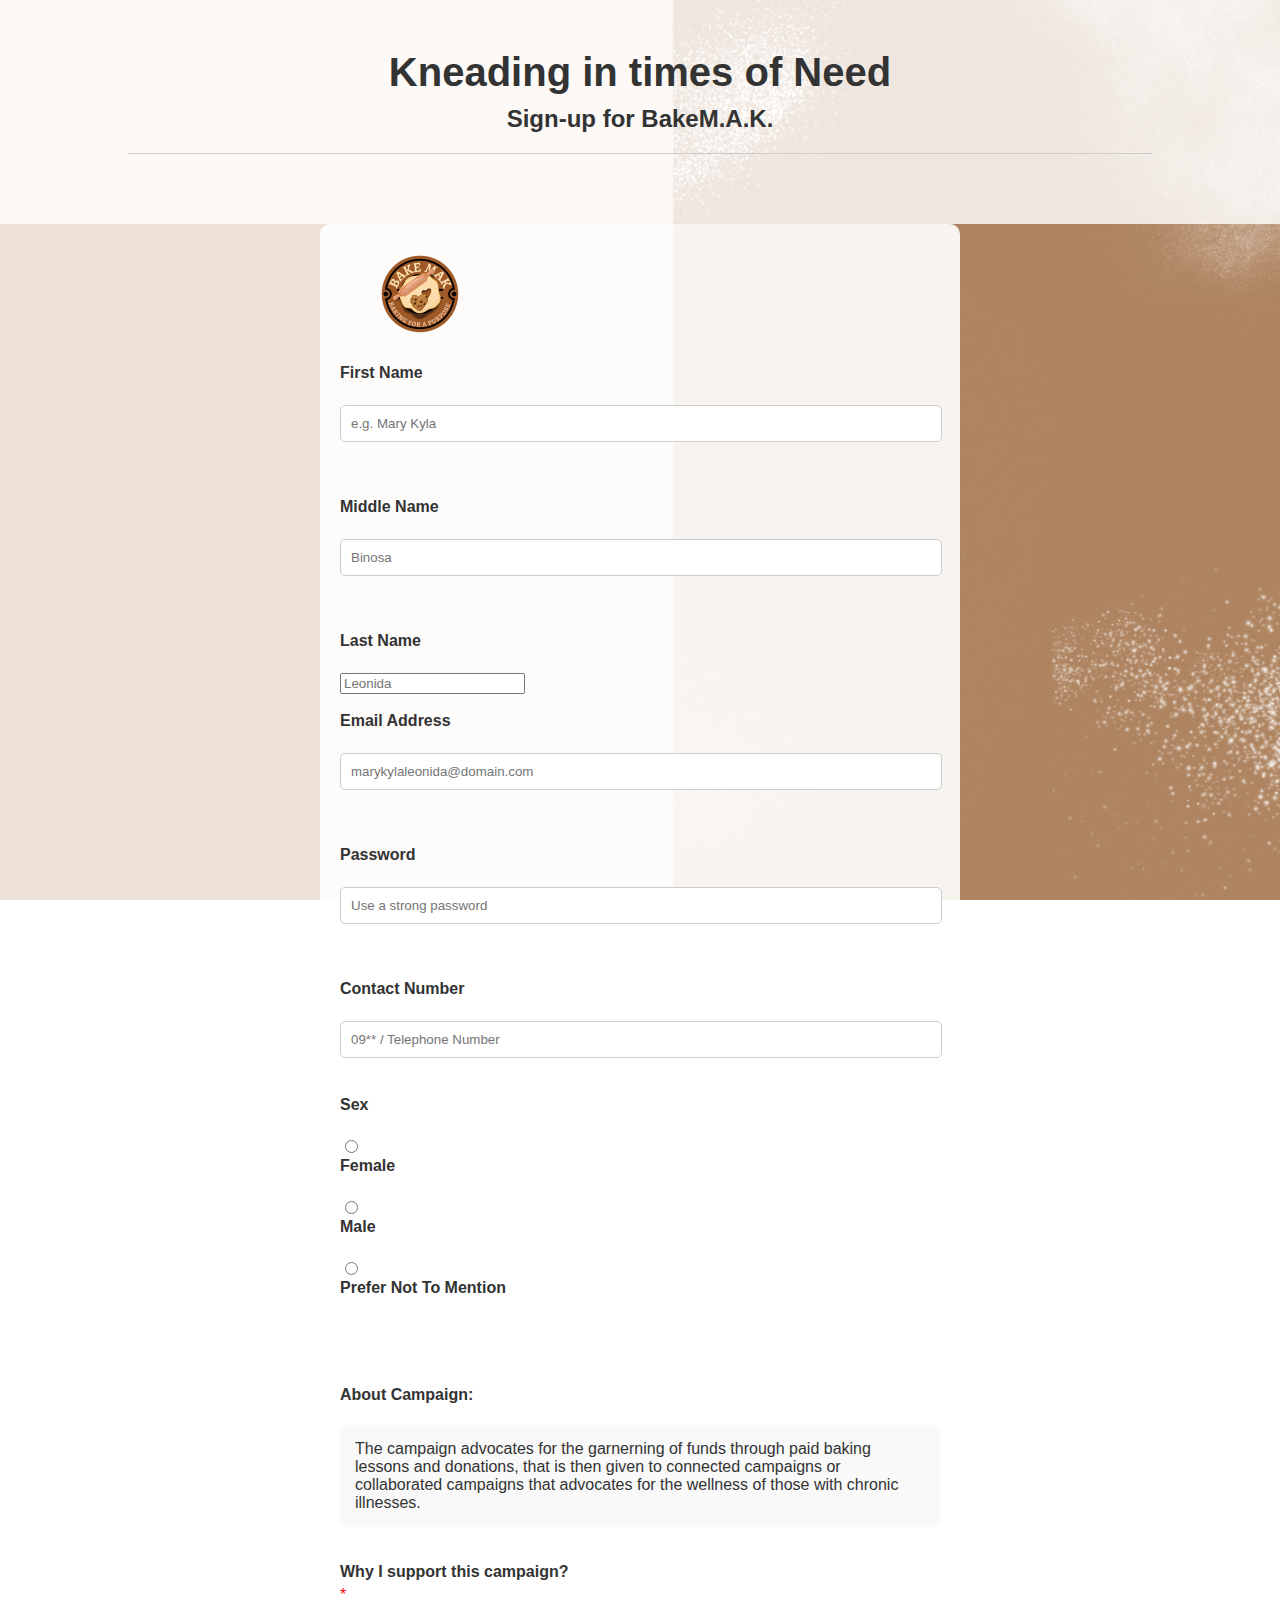
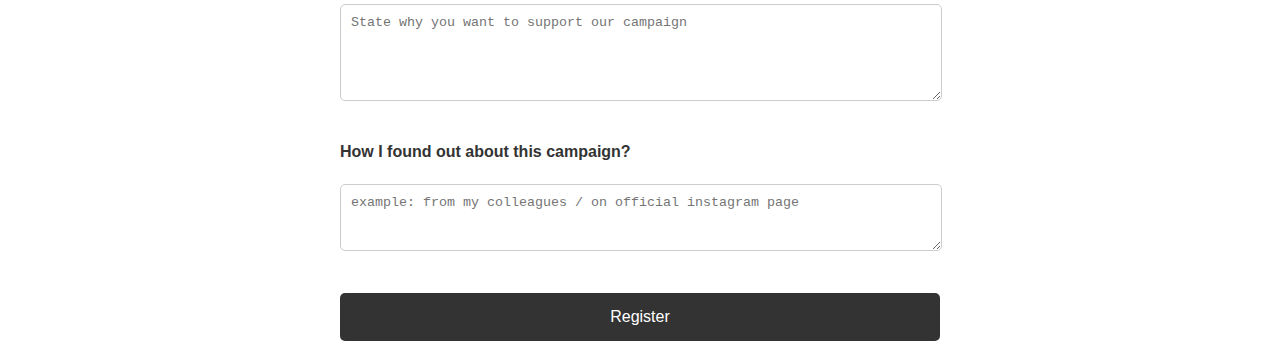
<file: index.html>
<!DOCTYPE html>
<html lang="en">
<head>
    <meta charset="UTF-8">
    <meta name="author1" content="Kathleen Pasaol">
    <meta name="author2" content="Althea Abilla">
    <meta name="author3" content="Mikay Leonida">
    <meta name="viewport" content="width=device-width, initial-scale=1.0">
    <title>Bake For A Cause :  Create Account</title>
    <link rel="stylesheet" href="CSS/style.css">
</head>
<body>
    <header>
        <h1>Kneading in times of Need</h1> <!--Tagline-->
        <h3>Sign-up for BakeM.A.K.</h3> <!--sign up message on top-->
        <hr>
    </header>
    <form id="signup" onsubmit="return signup()">
        <aside id="bklogo"></aside><!--Logo in the Side-->
        <div class="name">
            <label for="fname" class="name">First Name</label><br><!--Requires First name-->
            <input type="text" class="name" id="fname" name="fname" placeholder="e.g. Mary Kyla" oninput="checkfn()">
            <span class="requiredInputs" id="fnreq"></span><br><br>

            <label for="mname" class="name">Middle Name</label><br><!--Requires Middle name-->
            <input type="text" class="name" name="mname" id="mname" placeholder="Binosa" oninput="checkmn()">
            <span class="requiredInputs" id="mnreq"></span><br><br>

            <label for="lname" class="name">Last Name</label><br><!--Requires Last name-->
            <input for="text" class="name" id="lname" name="lname" placeholder="Leonida" oninput="checkln()"></input>
            <span class="requiredInputs" id="lnreq"></span><br><br>
        </div>
        <label id="emaillabel" for="email">Email Address</label><br><!--Requires email / mail -->
        <input type="email" id="email" name="email" placeholder="marykylaleonida@domain.com" oninput="checkmail()" autocomplete="on">
        <span class="requiredInputs" id="mailreq"></span><br><br>

        <label id="pwordlabel" for="pword">Password</label><br><!--Requires Password-->
        <input type="password" id="pword" name="pword" placeholder="Use a strong password" oninput="checkpass()">
        <span class="requiredInputs" id="passreq"></span><br><br>

        <div class="info">
            <label id="cnumberlabel" for="cnumber">Contact Number</label><br><!--RING RING CALL ME CALL ME RING RING, Contact Number of User-->
            <input type="tel" name="cnumber" id="cnumber" placeholder="09** / Telephone Number" oninput="checknum()">
            <br><br>
            <div class="sx"><!--Sex of User-->
                <label for="sex">Sex</label></span><br>
                <input type="radio" id="fem" name="sex" value="Female" oninput="checksex()">
                <label for="fem">Female</label></br>
                <input type="radio" id="male" name="sex" value="Male" oninput="checksex()">
                <label for="male">Male</label></br>
                <input type="radio" id="pnts" name="sex" value="Prefer Not To Mention" oninput="checksex()">
                <label for="pnts">Prefer Not To Mention</label><br>
            <span class="requiredInputs" id="sexreq"></span>
            </div>
        </div><br><br>
        <div id="campaign">
            <h4 id="articlelabel">About Campaign:</h4><!--About the Campaign! Brief Description-->
            <article id="article">
                The campaign advocates for the garnerning of funds through paid baking lessons and donations, that is then given to connected campaigns or collaborated campaigns that advocates for the wellness of those with chronic illnesses.
            </article><br><br>
            <div>
                <label id="supportlabel" for="support">Why I support this campaign?</label><span class="reqSymbol">*</span><br>
                <textarea name="support" id="support" cols="60" rows="5" placeholder="State why you want to support our campaign" onsubmit="checkSupport()"></textarea><br><br> <!--Why the user supports the campaign-->
                <span class="requiredInputs" id="freq"></span>

                <label id="foundoclabel" for="foundoc">How I found out about this campaign?</label><br><!--How they encountered and found out about the campaign/ get to know the user <33-->
                <textarea name="foundoc" id="foundoc" cols="60" rows="3" placeholder="example: from my colleagues / on official instagram page"></textarea><br><br>
            </div>
            <input type="submit" value="Register" id="submit"> <!--Submit-->
        </div>
    </form>    

    <script src="script.js"></script>
</body>
</html>
</file>
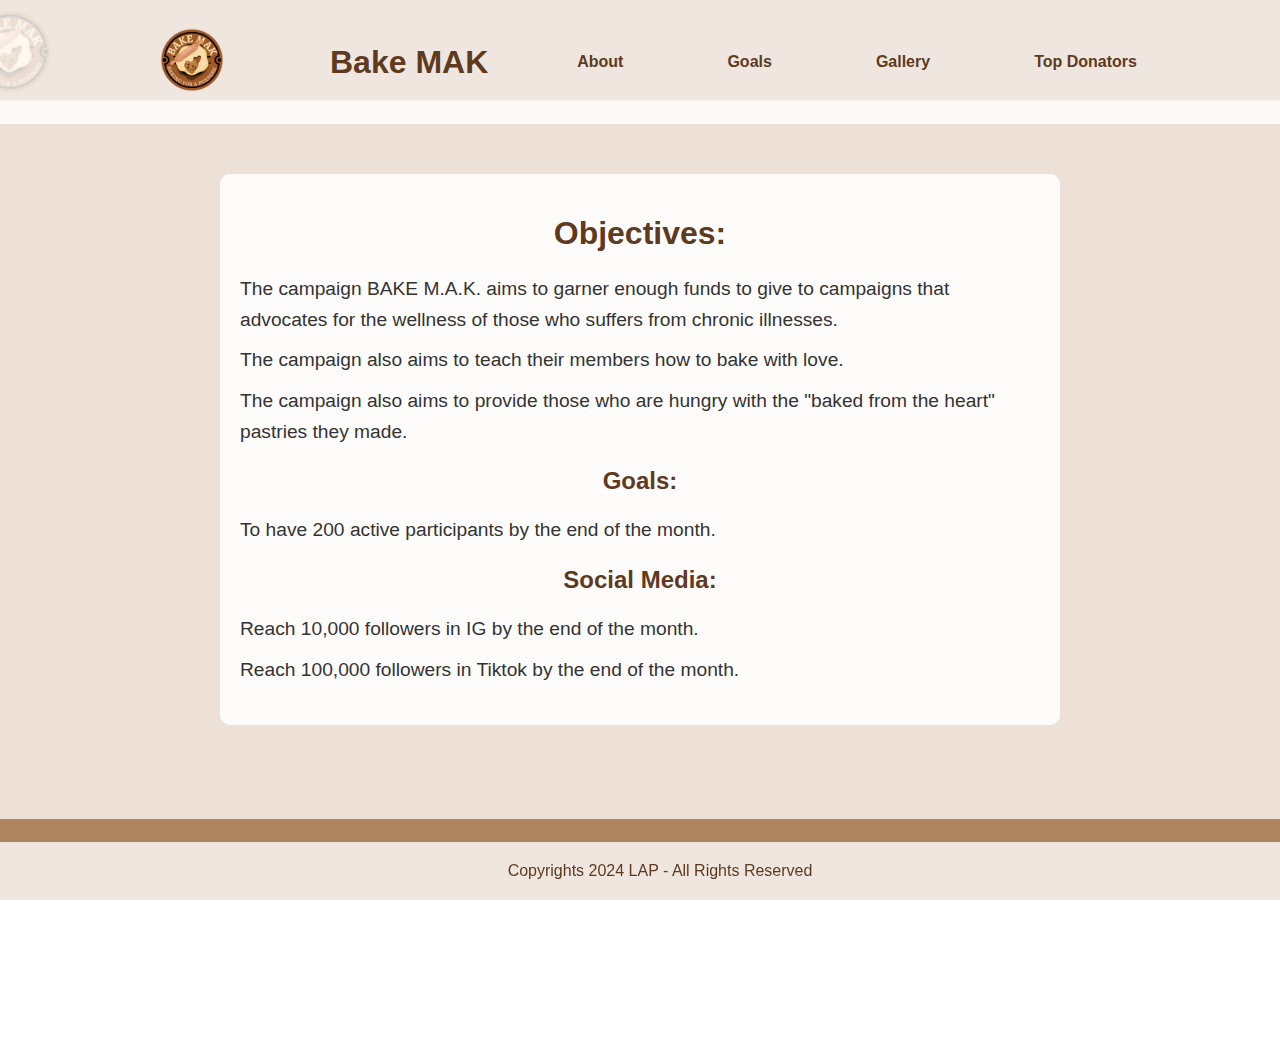
<file: goals.html>
<!DOCTYPE html>
<html lang="en">
<head>
    <meta charset="UTF-8">
    <meta name="author1" content="Kathleen Pasaol">
    <meta name="author2" content="Althea Abilla">
    <meta name="author3" content="Mikay Leonida">
    <meta name="viewport" content="width=device-width, initial-scale=1.0">
    <title>Bake MAK : Profile</title>
    <script src="script.js"></script>
    <link rel="stylesheet" href="CSS/stylethree.css">
</head>
<body>
    <header><!--Header-->
        <div id="bkmaklogo"><img src="imgs/cslogo.png" alt="bakemaklogo"></div>
        <div id="brandname">Bake MAK</div>
        <div id="about"><a href="profile.html">About</a></div>
        <div id="goals"><a href="goals.html">Goals</a></div>
        <div id="gallery"><a href="#">Gallery</a></div>
        <div id="topd"><a href="#">Top Donators</a></div>
    </header>
    <main id="goalsP">
        <h1>Objectives: </h1><!--Objectives of the Campaign-->
        <div>
            <p>The campaign BAKE M.A.K. aims to garner enough funds to give to campaigns that advocates for the wellness of those who suffers from chronic illnesses.</p>
            <p>The campaign also aims to teach their members how to bake with love.</p>
            <p>The campaign also aims to provide those who are hungry with the "baked from the heart" pastries they made.</p>
        </div>
        <h2>Goals:</h2><!--Goals of the campaign for the month / year-->
        <div>
            <p>To have 200 active participants by the end of the month.</p>
        </div>
        <h2>Social Media: </h2><!--Goals of the campaign for their social media platforms / to get more engagement-->
        <div>
            <p>Reach 10,000 followers in IG by the end of the month.</p>
            <p>Reach 100,000 followers in Tiktok by the end of the month.</p>
        </div>
    </main>
    <br><br><br><br><br><br><br><br><br><br><br><br><br><br><br>
    <footer><!--Footer-->
        <div id="cr">Copyrights 2024 LAP - All Rights Reserved</div>
    </footer>
</body>
</html>
</file>
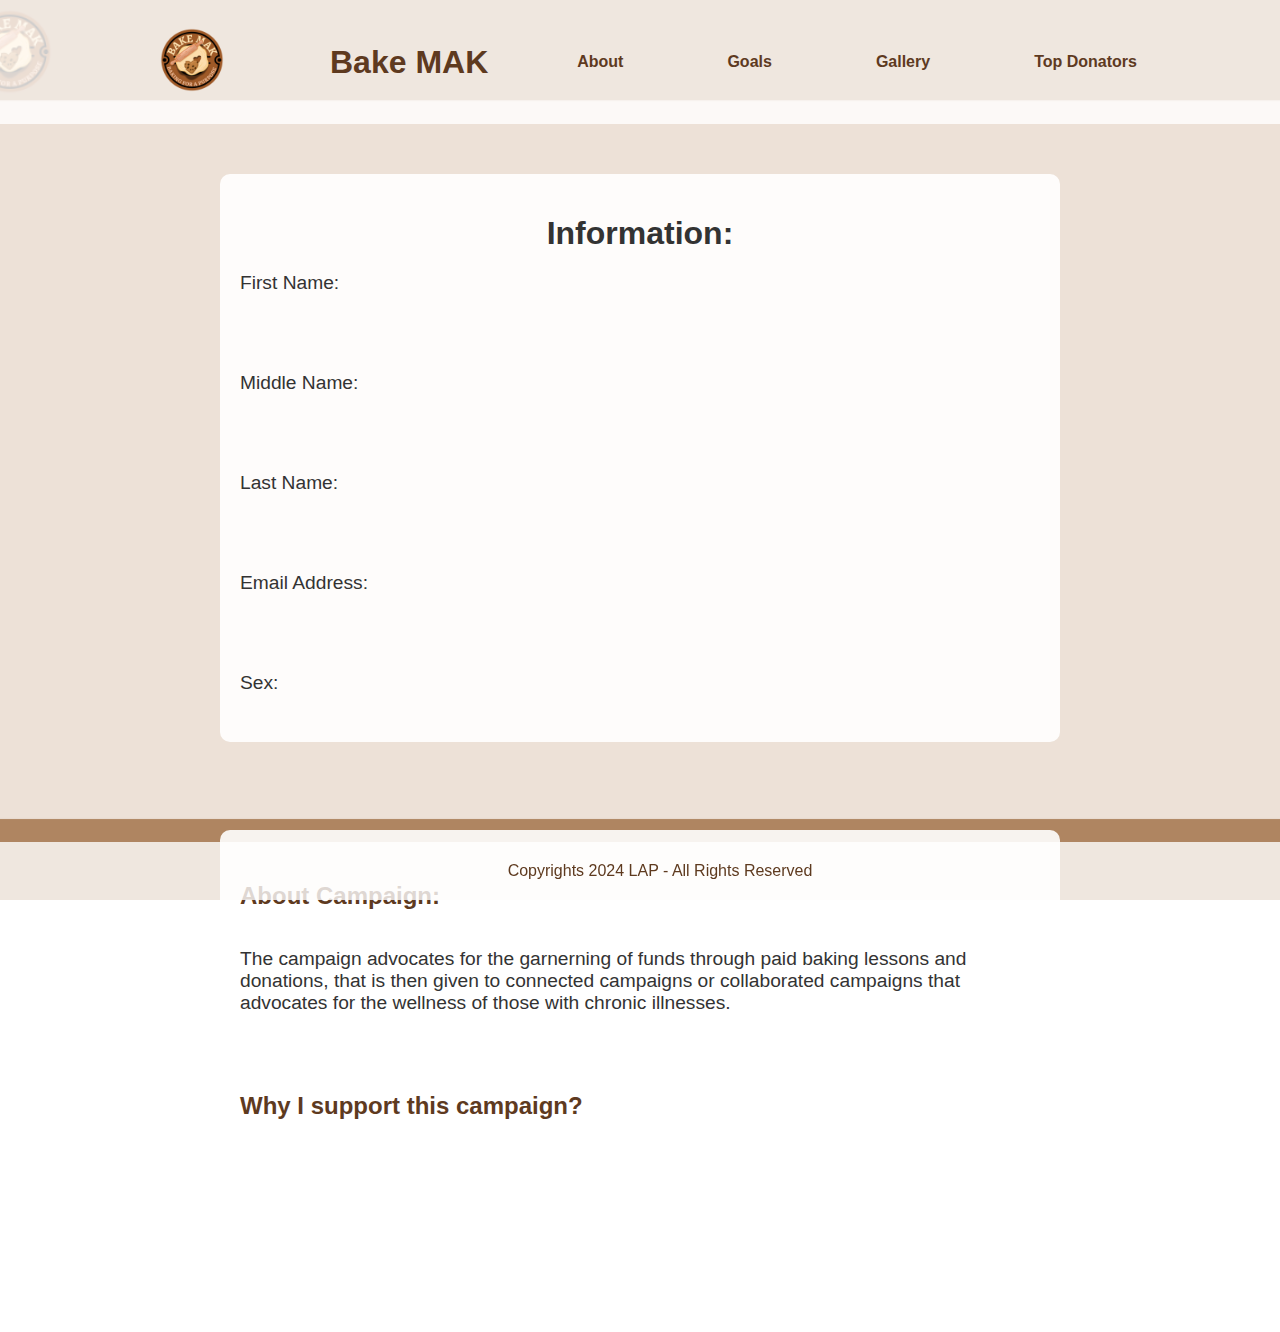
<file: profile.html>
<!DOCTYPE html>
<html lang="en">
<head>
    <meta charset="UTF-8">
    <meta name="author1" content="Kathleen Pasaol">
    <meta name="author2" content="Althea Abilla">
    <meta name="author3" content="Mikay Leonida">
    <meta name="viewport" content="width=device-width, initial-scale=1.0">
    <title>Bake MAK : Profile</title>
    <script src="script.js"></script>
    <link rel="stylesheet" href="CSS/styletwo.css">
</head>
<body onload="return display()">
    <header>
        <!--Header-->
        <div id="bkmaklogo"><img id="logos" src="imgs/cslogo.png" alt="bakemaklogo"></div><!--logo-->
        <div id="brandname">Bake MAK</div>
        <div id="about"><a href="profile.html">About</a></div>
        <div id="goals"><a href="goals.html">Goals</a></div>
        <div id="gallery"><a href="#">Gallery</a></div><!--Non-functional link but this is where important members and memories are stored-->
        <div id="topd"><a href="#">Top Donators</a></div><!--Top Donators will be placed here, it's a mini hall of fame!-->
    </header>
    <main id="profileP">
        <h1>Information:</h1><!--DISPLAYS INFORMATION OF THE USER-->
        <p>First Name: </p><br>
        <span id="displayfn"></span><br><br><!--Display First Name-->
        <p>Middle Name:</p><br>
        <span id="displaymn"></span><br><br><!--Display Middle Name-->
        <p>Last Name:</p><br>
        <span id="displayln"></span><br><br><!--Display Last Name-->
        <p>Email Address:</p><br>
        <span id="displaymail"></span><br><br><!--Display Address-->
        <p>Sex:</p><br>
        <span id="displaysex"></span><!--Display Sex-->
    </main>
    <br>
    <aside>
        <h4 id="aboutcampaign">About Campaign: </h4><br>
        <p id="aboutcampaign1">The campaign advocates for the garnerning of funds through paid baking lessons and donations, that is then given to connected campaigns or collaborated campaigns that advocates for the wellness of those with chronic illnesses.</p><br><br><!--Aboout the Campaign-->
        <h4 id="whysupport">Why I support this campaign?</h4><br>
        <p id="displaysupp"></p><!--Display Why they support the Campaign-->
    </aside>
    <br><br><br>
    <footer>
        <div id="cr">Copyrights 2024 LAP - All Rights Reserved</div><!--Footer with copyrights-->
    </footer>
    <aside id="bklogo"></aside><!--Logo in the Side-->
</body>
</html>
</file>
<file: CSS/style.css>
/* style.css */

body {
    font-family: Arial, sans-serif;
    background: url('../imgs/csbgg.png') no-repeat center center fixed; 
    background-size: cover;
    color: #333;
    margin: 0;
    padding: 0;
}

header {
    text-align: center;
    padding: 50px 0;
    background-color: rgba(255, 255, 255, 0.8);
}

header h1 {
    font-size: 2.5em;
    margin: 0;
}

header h3 {
    font-size: 1.5em;
    margin: 10px 0 20px;
}

hr {
    width: 80%;
    margin: 20px auto;
    border: 0;
    height: 1px;
    background: #ccc;
}

form {
    max-width: 600px;
    margin: 0 auto;
    padding: 20px;
    background-color: rgba(255, 255, 255, 0.9);
    border-radius: 10px;
}

form .name label,
form label {
    display: block;
    font-weight: bold;
    margin-bottom: 5px;
}

form input[type="text"],
form input[type="email"],
form input[type="password"],
form input[type="tel"],
form textarea {
    width: calc(100% - 20px);
    padding: 10px;
    margin-bottom: 20px;
    border: 1px solid #ccc;
    border-radius: 5px;
}

form input[type="radio"] {
    margin-right: 10px;
}

form input[type="submit"] {
    display: block;
    width: 100%;
    padding: 15px;
    border: none;
    background-color: #333;
    color: #fff;
    font-size: 1em;
    border-radius: 5px;
    cursor: pointer;
}

form input[type="submit"]:hover {
    background-color: #555;
}

.requiredInputs {
    color: red;
}

#campaign {
    margin-top: 30px;
}

#article {
    background-color: #f9f9f9;
    padding: 15px;
    border-radius: 5px;
}

.reqSymbol {
    color: red;
}

aside#bklogo {
    background-image: url('../imgs/cslogo.png');
    background-size: contain;
    background-repeat: no-repeat;
    height: 100px;
    margin-bottom: 20px;
}
</file>
<file: CSS/stylethree.css>
body {
    font-family: Arial, sans-serif;
    background: url('../imgs/csbg2.png') no-repeat center center fixed; 
    background-size: cover;
    color: #333;
    margin: 0;
    padding: 0;
}

header {
    display: flex;
    justify-content: space-between;
    align-items: center;
    background-color: rgba(255, 255, 255, 0.8);
    padding: 20px 10%;
}

header #bkmaklogo img {
    height: 80px;
}

header #brandname {
    font-size: 2em;
    font-weight: bold;
    color: #5e3a1f;
}

header div a {
    text-decoration: none;
    color: #5e3a1f;
    margin: 0 15px;
    font-weight: bold;
}

header div a:hover {
    color: #333;
}

main#goalsP {
    max-width: 800px;
    margin: 50px auto;
    padding: 20px;
    background-color: rgba(255, 255, 255, 0.9);
    border-radius: 10px;
}

main#goalsP h1, main#goalsP h2 {
    text-align: center;
    color: #5e3a1f;
}

main#goalsP div {
    margin-bottom: 20px;
}

main#goalsP p {
    font-size: 1.2em;
    margin: 10px 0;
    line-height: 1.6;
}

footer {
    text-align: center;
    padding: 20px;
    background-color: rgba(255, 255, 255, 0.8);
    position: fixed;
    bottom: 0;
    width: 100%;
}

footer #cr {
    font-size: 1em;
    color: #5e3a1f;
}
</file>
<file: CSS/styletwo.css>
/* style.css */

body {
    font-family: Arial, sans-serif;
    background: url('../imgs/csbg2.png') no-repeat center center fixed; 
    background-size: cover;
    color: #333;
    margin: 0;
    padding: 0;
}

header {
    display: flex;
    justify-content: space-between;
    align-items: center;
    background-color: rgba(255, 255, 255, 0.8);
    padding: 20px 10%;
}

header #bkmaklogo img {
    height: 80px;
}

header #brandname {
    font-size: 2em;
    font-weight: bold;
    color: #5e3a1f;
}

header div a {
    text-decoration: none;
    color: #5e3a1f;
    margin: 0 15px;
    font-weight: bold;
}

header div a:hover {
    color: #333;
}

main#profileP {
    max-width: 800px;
    margin: 50px auto;
    padding: 20px;
    background-color: rgba(255, 255, 255, 0.9);
    border-radius: 10px;
}

main#profileP h1 {
    text-align: center;
    font-size: 2em;
    margin-bottom: 20px;
}

main#profileP p {
    font-size: 1.2em;
    margin: 10px 0;
}

main#profileP span {
    font-size: 1.2em;
    color: #5e3a1f;
}

aside {
    max-width: 800px;
    margin: 20px auto;
    padding: 20px;
    background-color: rgba(255, 255, 255, 0.9);
    border-radius: 10px;
}

aside h4 {
    font-size: 1.5em;
    margin-bottom: 10px;
    color: #5e3a1f;
}

aside p {
    font-size: 1.2em;
    margin: 10px 0;
}

footer {
    text-align: center;
    padding: 20px;
    background-color: rgba(255, 255, 255, 0.8);
    position: fixed;
    bottom: 0;
    width: 100%;
}

footer #cr {
    font-size: 1em;
    color: #5e3a1f;
}
</file>
